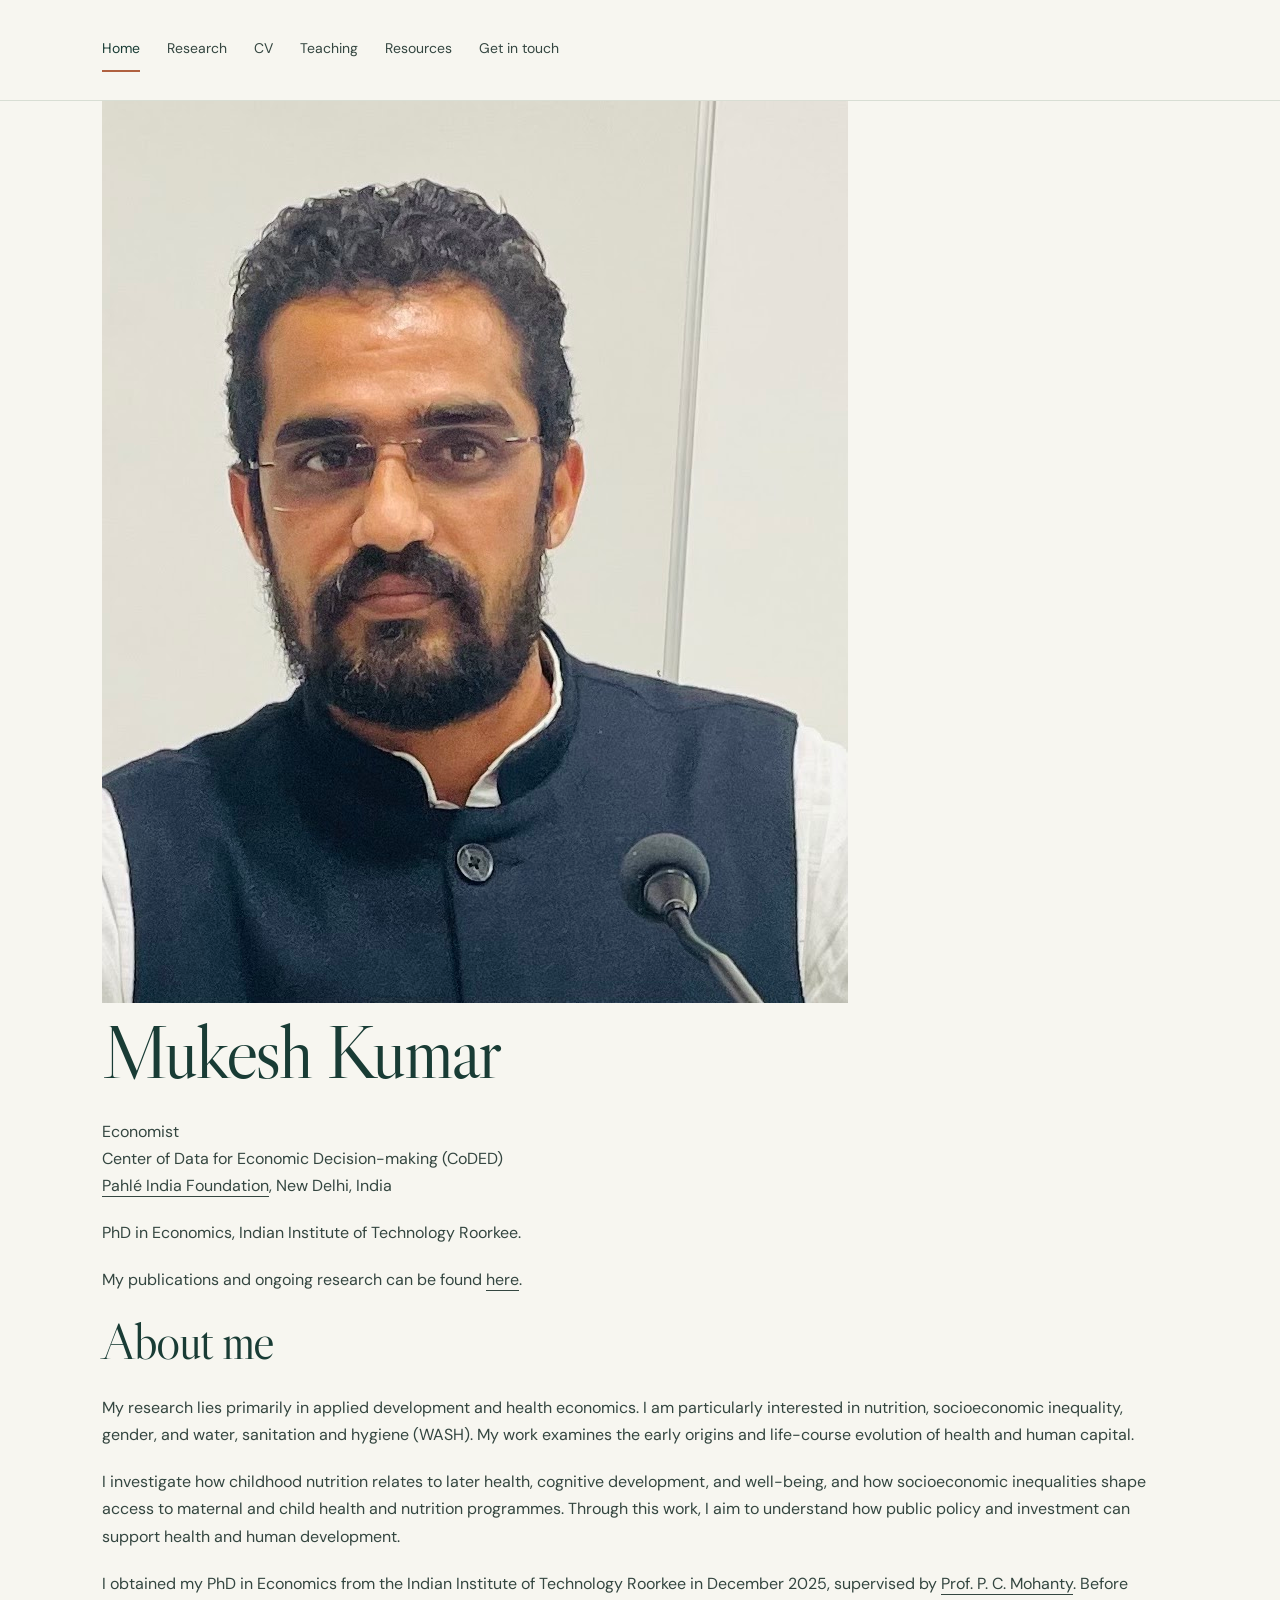
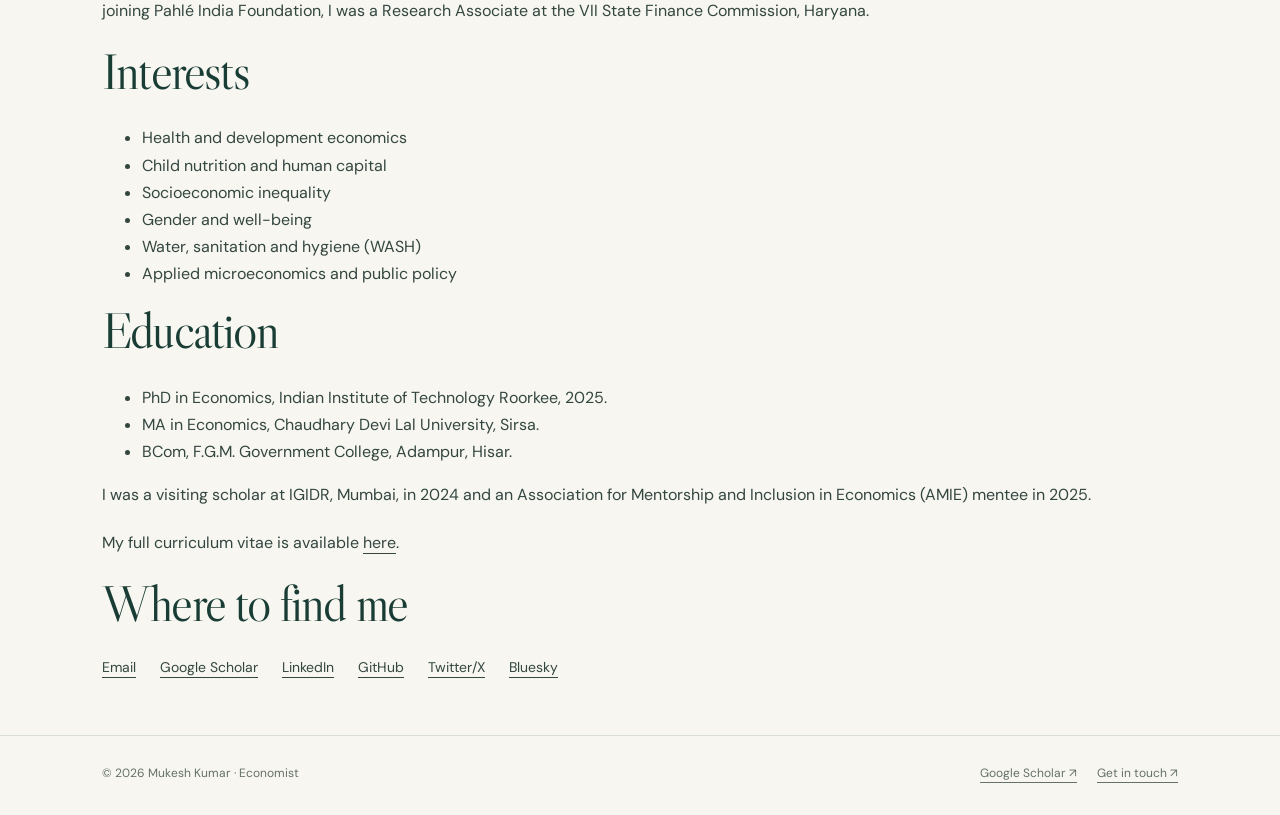
<file: index.html>
<!doctype html>
<html lang="en"><head><meta charset="utf-8"><meta name="viewport" content="width=device-width,initial-scale=1"><title>Health &amp; Development Economics | Mukesh Kumar</title><meta name="description" content="Dr Mukesh Kumar is an economist at Pahlé India Foundation, researching health, nutrition, human capital, and socioeconomic inequality."><meta name="theme-color" content="#fbf6f6"><link rel="icon" type="image/svg+xml" href="assets/favicon.svg"><link rel="stylesheet" href="assets/style.css?v=2"></head><body><a class="skip" href="#main">Skip to content</a><header><div class="wrap header-inner"><nav aria-label="Main navigation"><a href="index.html" aria-current="page">Home</a><a href="research.html">Research</a><a href="cv.html">CV</a><a href="teaching.html">Teaching</a><a href="https://sites.google.com/view/mukesh-punia/useful-resources">Resources</a><a href="contact.html">Get in touch</a></nav></div></header><main id="main" class="wrap"><section class="profile-intro"><img class="profile-photo" src="assets/portrait.jpg" alt="Dr Mukesh Kumar" width="746" height="902"><div><h1>Mukesh Kumar</h1><p>Economist<br>Center of Data for Economic Decision-making (CoDED)<br><a href="https://pahleindia.org/">Pahlé India Foundation</a>, New Delhi, India</p><p>PhD in Economics, Indian Institute of Technology Roorkee.</p><p>My publications and ongoing research can be found <a href="research.html">here</a>.</p></div></section>
<section class="home-section"><h2>About me</h2><p>My research lies primarily in applied development and health economics. I am particularly interested in nutrition, socioeconomic inequality, gender, and water, sanitation and hygiene (WASH). My work examines the early origins and life-course evolution of health and human capital.</p><p>I investigate how childhood nutrition relates to later health, cognitive development, and well-being, and how socioeconomic inequalities shape access to maternal and child health and nutrition programmes. Through this work, I aim to understand how public policy and investment can support health and human development.</p><p>I obtained my PhD in Economics from the Indian Institute of Technology Roorkee in December 2025, supervised by <a href="https://iitr.ac.in/~HS/Pratap_Chandra_Mohanty">Prof. P. C. Mohanty</a>. Before joining Pahlé India Foundation, I was a Research Associate at the VII State Finance Commission, Haryana.</p></section>
<section class="home-section"><h2>Interests</h2><ul><li>Health and development economics</li><li>Child nutrition and human capital</li><li>Socioeconomic inequality</li><li>Gender and well-being</li><li>Water, sanitation and hygiene (WASH)</li><li>Applied microeconomics and public policy</li></ul></section>
<section class="home-section"><h2>Education</h2><ul><li>PhD in Economics, Indian Institute of Technology Roorkee, 2025.</li><li>MA in Economics, Chaudhary Devi Lal University, Sirsa.</li><li>BCom, F.G.M. Government College, Adampur, Hisar.</li></ul><p>I was a visiting scholar at IGIDR, Mumbai, in 2024 and an Association for Mentorship and Inclusion in Economics (AMIE) mentee in 2025.</p><p>My full curriculum vitae is available <a href="cv.html">here</a>.</p></section>
<section class="home-section"><h2>Where to find me</h2><div class="socials"><a href="mailto:mb.cdlu@gmail.com">Email</a><a href="https://scholar.google.com/citations?user=EbogfrwAAAAJ">Google Scholar</a><a href="https://www.linkedin.com/in/mukeshpoonia/">LinkedIn</a><a href="https://github.com/mukesh-punia">GitHub</a><a href="https://x.com/mukeshpunia_">Twitter/X</a><a href="https://bsky.app/profile/mukeshbishnoi.bsky.social">Bluesky</a></div></section></main><footer><div class="wrap footer-inner"><p>© 2026 Mukesh Kumar · Economist</p><div class="footer-links"><a href="https://scholar.google.com/citations?user=EbogfrwAAAAJ">Google Scholar ↗</a><a href="contact.html">Get in touch ↗</a></div></div></footer></body></html>
</file>
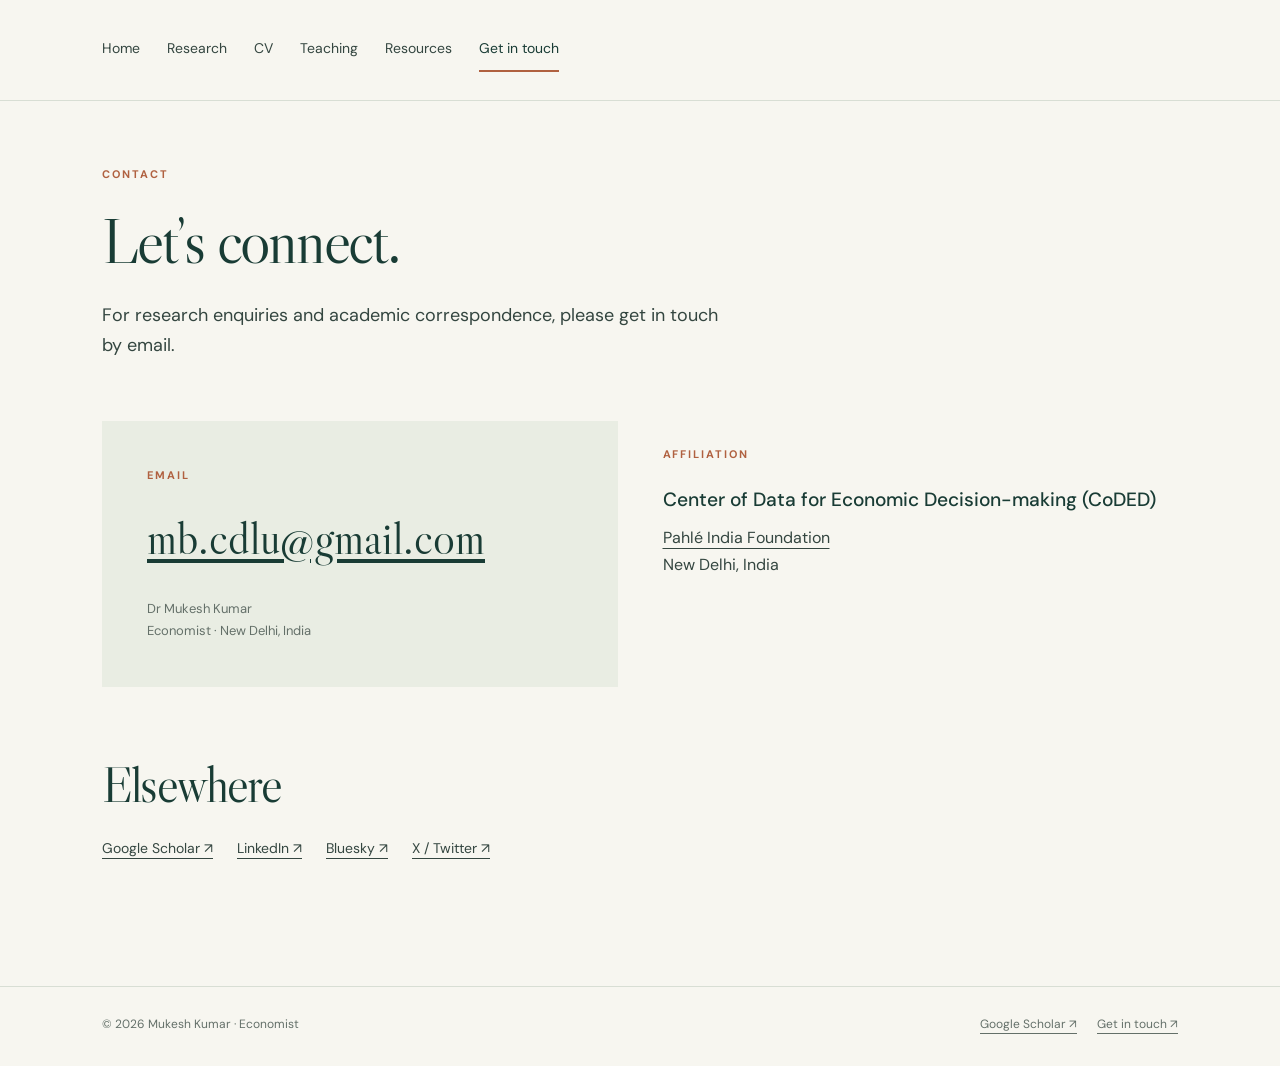
<file: contact.html>
<!doctype html>
<html lang="en"><head><meta charset="utf-8"><meta name="viewport" content="width=device-width,initial-scale=1"><title>Contact | Mukesh Kumar</title><meta name="description" content="Contact Mukesh Kumar for research enquiries and academic correspondence."><meta name="theme-color" content="#fbf6f6"><link rel="icon" type="image/svg+xml" href="assets/favicon.svg"><link rel="stylesheet" href="assets/style.css?v=2"></head><body><a class="skip" href="#main">Skip to content</a><header><div class="wrap header-inner"><nav aria-label="Main navigation"><a href="index.html">Home</a><a href="research.html">Research</a><a href="cv.html">CV</a><a href="teaching.html">Teaching</a><a href="https://sites.google.com/view/mukesh-punia/useful-resources">Resources</a><a href="contact.html" aria-current="page">Get in touch</a></nav></div></header><main id="main" class="wrap">
<div class="page-head"><p class="eyebrow">Contact</p><h1>Let’s connect.</h1><p class="lead">For research enquiries and academic correspondence, please get in touch by email.</p></div>
<div class="grid-two"><section class="contact-panel"><p class="eyebrow">Email</p><a class="contact-email" href="mailto:mb.cdlu@gmail.com">mb.cdlu@gmail.com</a><p class="note" style="margin-top:20px;margin-bottom:0">Dr Mukesh Kumar<br>Economist · New Delhi, India</p></section><section style="padding:24px 0"><p class="eyebrow">Affiliation</p><h3>Center of Data for Economic Decision-making (CoDED)</h3><p><a href="https://pahleindia.org/">Pahlé India Foundation</a><br>New Delhi, India</p></section></div>
<section class="section"><h2>Elsewhere</h2><div class="socials"><a href="https://scholar.google.com/citations?user=EbogfrwAAAAJ">Google Scholar ↗</a><a href="https://www.linkedin.com/in/mukeshpoonia/">LinkedIn ↗</a><a href="https://bsky.app/profile/mukeshbishnoi.bsky.social">Bluesky ↗</a><a href="https://x.com/mukeshpunia_">X / Twitter ↗</a></div></section></main><footer><div class="wrap footer-inner"><p>© 2026 Mukesh Kumar · Economist</p><div class="footer-links"><a href="https://scholar.google.com/citations?user=EbogfrwAAAAJ">Google Scholar ↗</a><a href="contact.html">Get in touch ↗</a></div></div></footer></body></html>
</file>
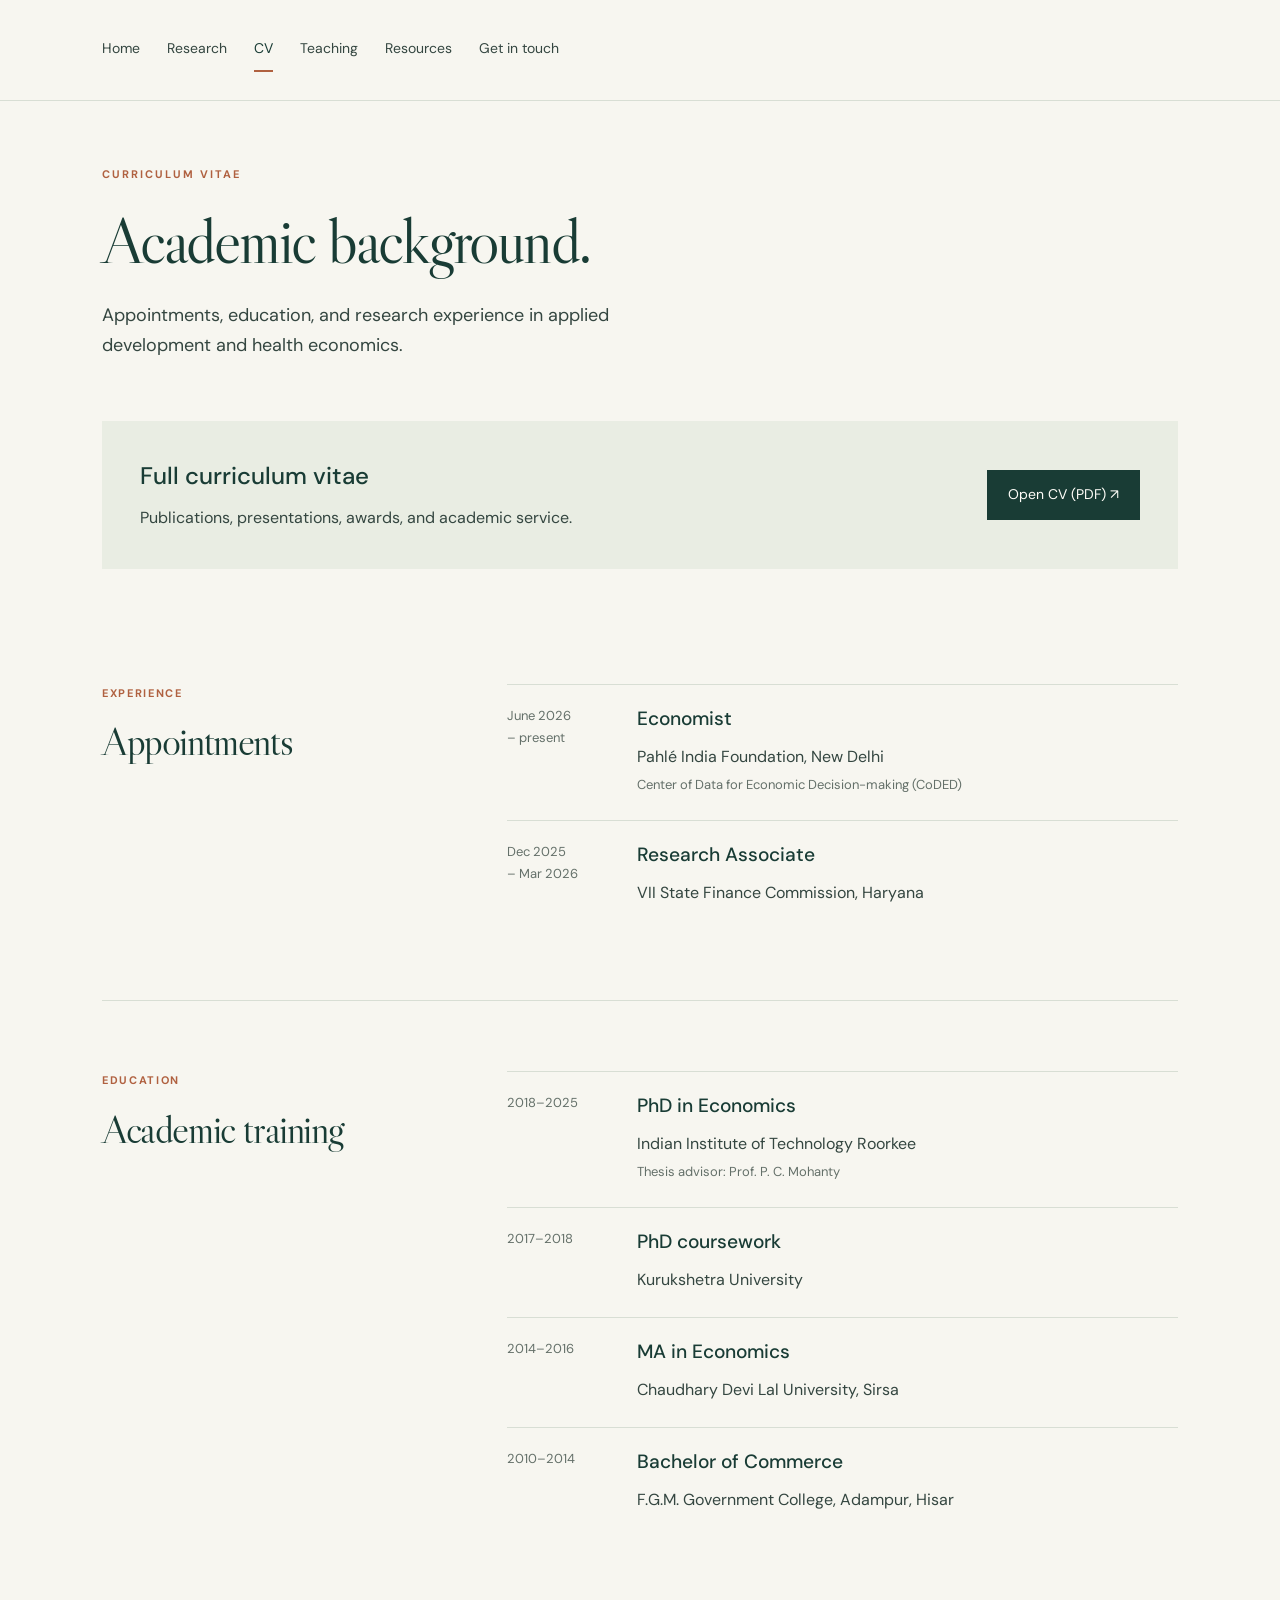
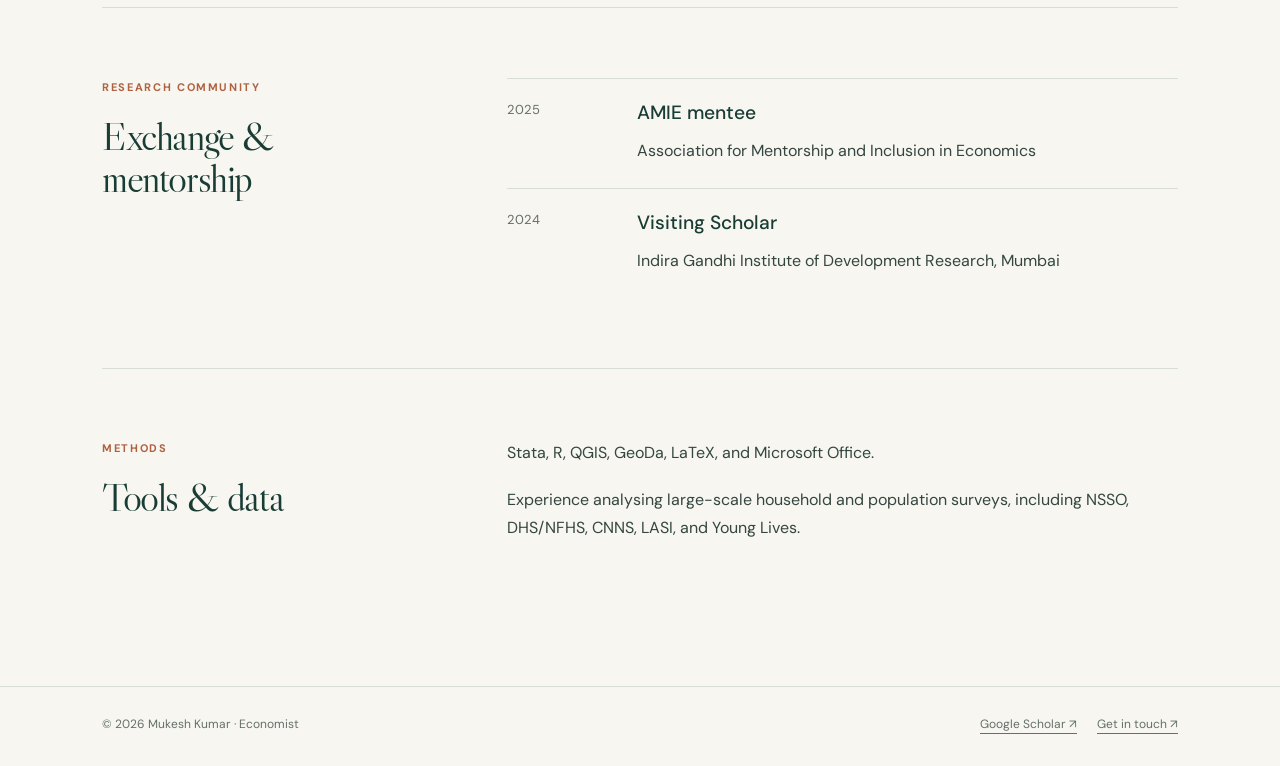
<file: cv.html>
<!doctype html>
<html lang="en"><head><meta charset="utf-8"><meta name="viewport" content="width=device-width,initial-scale=1"><title>Curriculum Vitae | Mukesh Kumar</title><meta name="description" content="Academic background, appointments, and curriculum vitae of Dr Mukesh Kumar."><meta name="theme-color" content="#fbf6f6"><link rel="icon" type="image/svg+xml" href="assets/favicon.svg"><link rel="stylesheet" href="assets/style.css?v=2"></head><body><a class="skip" href="#main">Skip to content</a><header><div class="wrap header-inner"><nav aria-label="Main navigation"><a href="index.html">Home</a><a href="research.html">Research</a><a href="cv.html" aria-current="page">CV</a><a href="teaching.html">Teaching</a><a href="https://sites.google.com/view/mukesh-punia/useful-resources">Resources</a><a href="contact.html">Get in touch</a></nav></div></header><main id="main" class="wrap">
<div class="page-head"><p class="eyebrow">Curriculum vitae</p><h1>Academic background.</h1><p class="lead">Appointments, education, and research experience in applied development and health economics.</p></div>
<div class="cv-link"><div><h3>Full curriculum vitae</h3><p>Publications, presentations, awards, and academic service.</p></div><a class="button" href="https://drive.google.com/file/d/1Ys0aPG4cTPHY_JS8u-lIjC4zX_5vKzHQ/view">Open CV (PDF) ↗</a></div>
<section class="split section"><div><p class="section-label">Experience</p><h2>Appointments</h2></div><div><div class="timeline"><time>June 2026<br>– present</time><div><h3>Economist</h3><p>Pahlé India Foundation, New Delhi</p><p class="note">Center of Data for Economic Decision-making (CoDED)</p></div></div><div class="timeline"><time>Dec 2025<br>– Mar 2026</time><div><h3>Research Associate</h3><p>VII State Finance Commission, Haryana</p></div></div></div></section>
<section class="split section border-top"><div><p class="section-label">Education</p><h2>Academic training</h2></div><div><div class="timeline"><time>2018–2025</time><div><h3>PhD in Economics</h3><p>Indian Institute of Technology Roorkee</p><p class="note">Thesis advisor: Prof. P. C. Mohanty</p></div></div><div class="timeline"><time>2017–2018</time><div><h3>PhD coursework</h3><p>Kurukshetra University</p></div></div><div class="timeline"><time>2014–2016</time><div><h3>MA in Economics</h3><p>Chaudhary Devi Lal University, Sirsa</p></div></div><div class="timeline"><time>2010–2014</time><div><h3>Bachelor of Commerce</h3><p>F.G.M. Government College, Adampur, Hisar</p></div></div></div></section>
<section class="split section border-top"><div><p class="section-label">Research community</p><h2>Exchange &<br>mentorship</h2></div><div><div class="timeline"><time>2025</time><div><h3>AMIE mentee</h3><p>Association for Mentorship and Inclusion in Economics</p></div></div><div class="timeline"><time>2024</time><div><h3>Visiting Scholar</h3><p>Indira Gandhi Institute of Development Research, Mumbai</p></div></div></div></section>
<section class="split section border-top"><div><p class="section-label">Methods</p><h2>Tools & data</h2></div><div><p>Stata, R, QGIS, GeoDa, LaTeX, and Microsoft Office.</p><p>Experience analysing large-scale household and population surveys, including NSSO, DHS/NFHS, CNNS, LASI, and Young Lives.</p></div></section></main><footer><div class="wrap footer-inner"><p>© 2026 Mukesh Kumar · Economist</p><div class="footer-links"><a href="https://scholar.google.com/citations?user=EbogfrwAAAAJ">Google Scholar ↗</a><a href="contact.html">Get in touch ↗</a></div></div></footer></body></html>
</file>
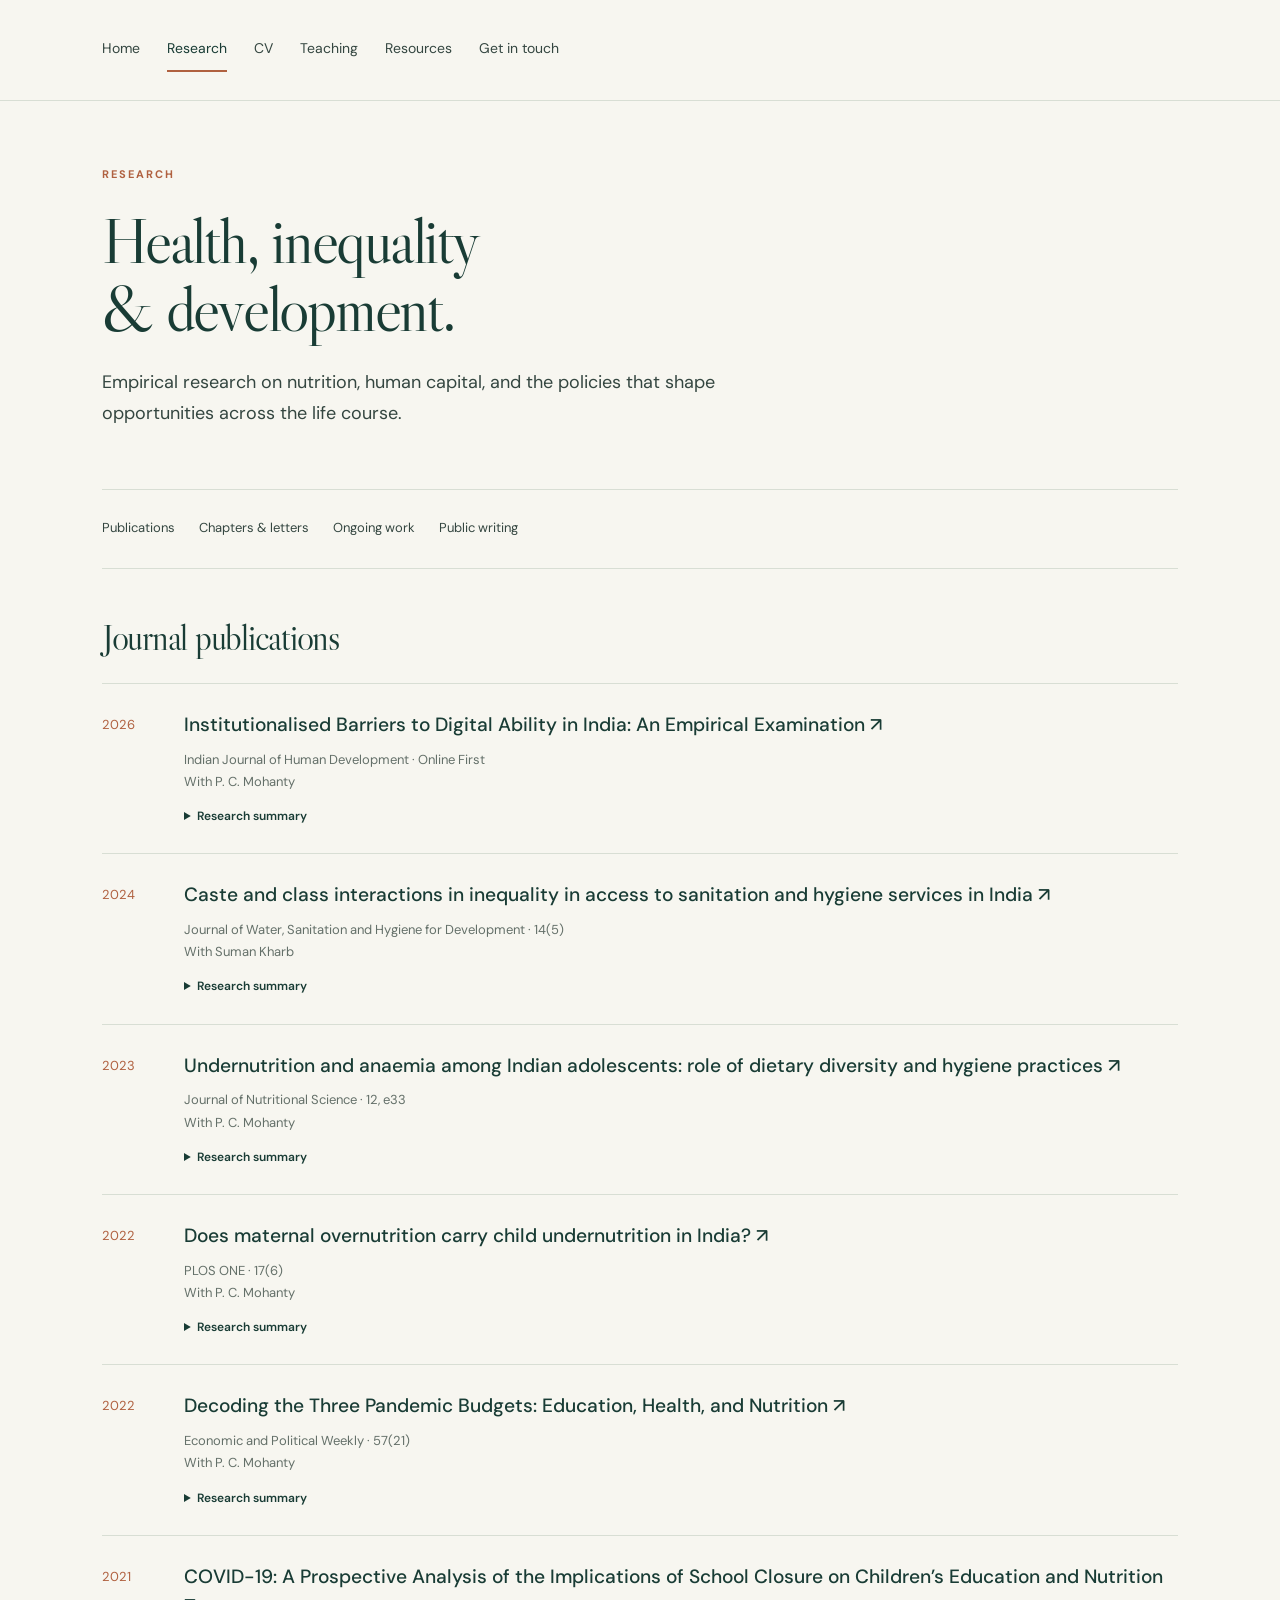
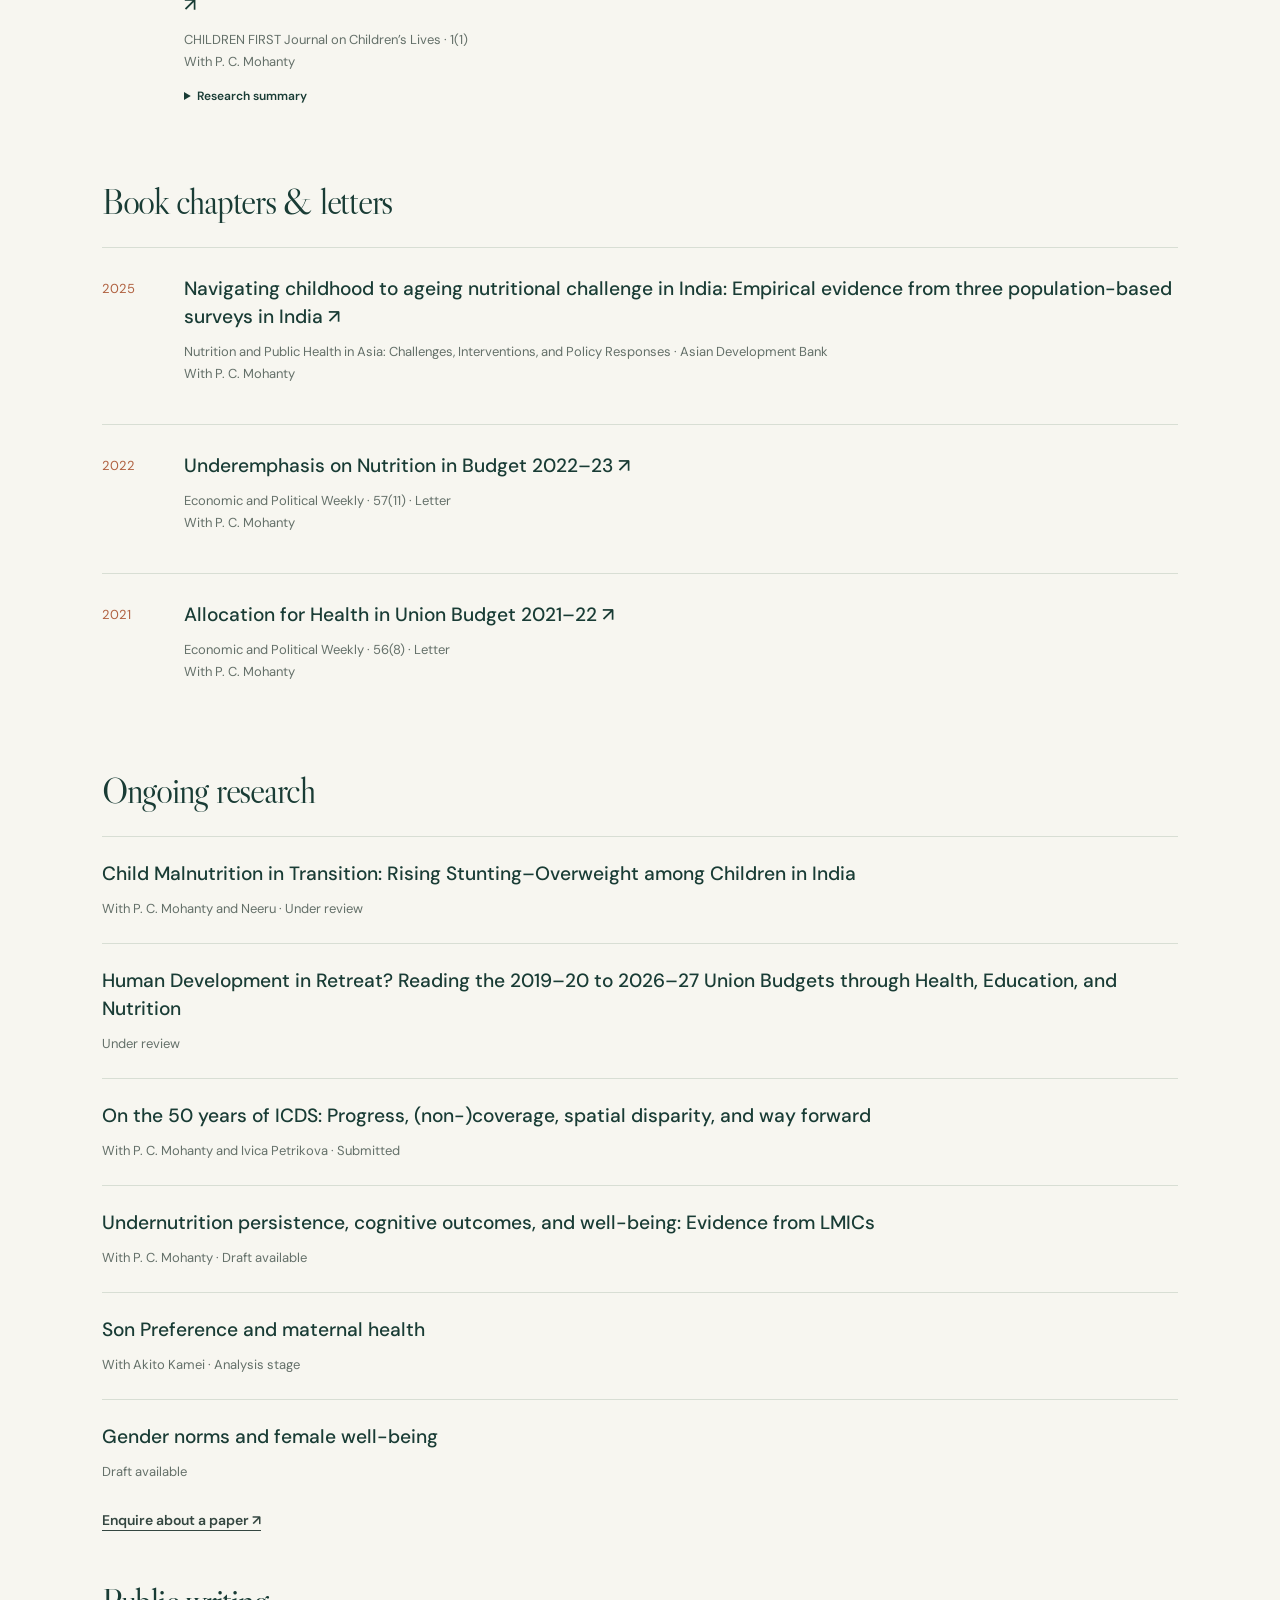
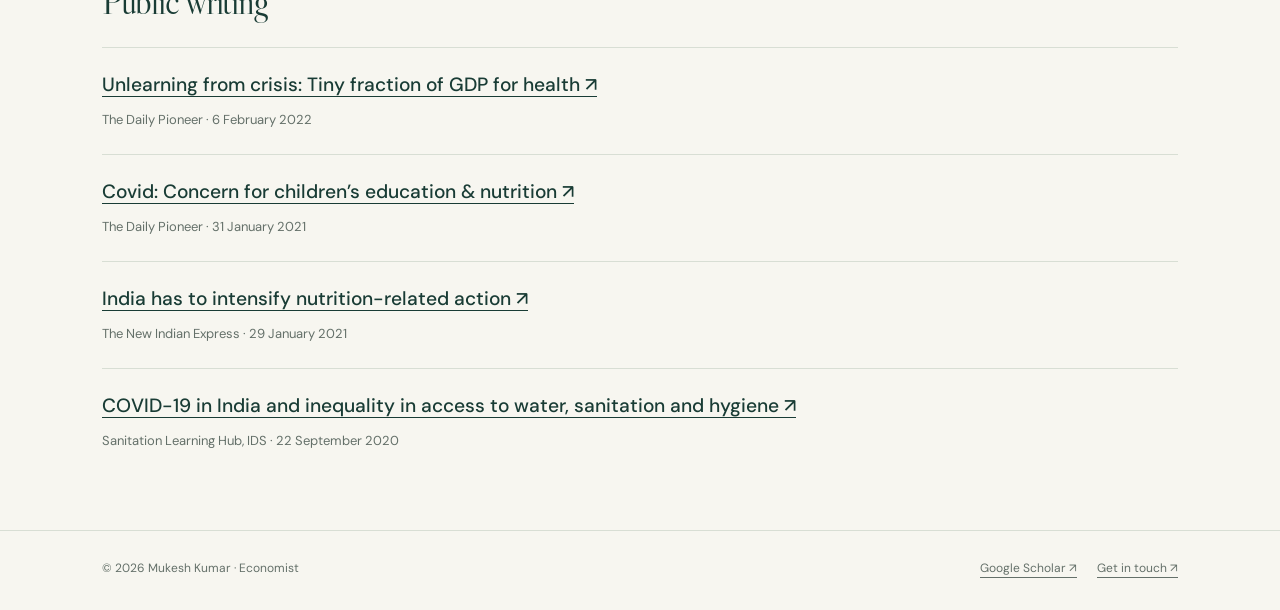
<file: research.html>
<!doctype html>
<html lang="en"><head><meta charset="utf-8"><meta name="viewport" content="width=device-width,initial-scale=1"><title>Research | Mukesh Kumar</title><meta name="description" content="Publications and ongoing research by Mukesh Kumar in health economics, nutrition, inequality, and development."><meta name="theme-color" content="#fbf6f6"><link rel="icon" type="image/svg+xml" href="assets/favicon.svg"><link rel="stylesheet" href="assets/style.css?v=2"></head><body><a class="skip" href="#main">Skip to content</a><header><div class="wrap header-inner"><nav aria-label="Main navigation"><a href="index.html">Home</a><a href="research.html" aria-current="page">Research</a><a href="cv.html">CV</a><a href="teaching.html">Teaching</a><a href="https://sites.google.com/view/mukesh-punia/useful-resources">Resources</a><a href="contact.html">Get in touch</a></nav></div></header><main id="main" class="wrap">
<div class="page-head"><p class="eyebrow">Research</p><h1>Health, inequality<br>& development.</h1><p class="lead">Empirical research on nutrition, human capital, and the policies that shape opportunities across the life course.</p></div><nav class="subnav" aria-label="Research sections"><a href="#publications">Publications</a><a href="#chapters">Chapters & letters</a><a href="#ongoing">Ongoing work</a><a href="#writing">Public writing</a></nav>
<section id="publications" class="research-section"><h2>Journal publications</h2><article class="paper"><div class="year">2026</div><div><h3><a href="https://doi.org/10.1177/09737030261459611">Institutionalised Barriers to Digital Ability in India: An Empirical Examination <span aria-hidden="true">↗</span></a></h3><p class="meta">Indian Journal of Human Development · Online First<br>With P. C. Mohanty</p><details><summary>Research summary</summary><p>Using nationally representative household survey data, this study examines how socioeconomic and institutional factors shape digital ability in India. It finds that school type and language of instruction are important barriers, with implications for more inclusive digital education.</p></details></div></article><article class="paper"><div class="year">2024</div><div><h3><a href="https://doi.org/10.2166/washdev.2024.020">Caste and class interactions in inequality in access to sanitation and hygiene services in India <span aria-hidden="true">↗</span></a></h3><p class="meta">Journal of Water, Sanitation and Hygiene for Development · 14(5)<br>With Suman Kharb</p><details><summary>Research summary</summary><p>This study examines how caste and class intersect in access to sanitation and hygiene services. Nationally representative household data reveal substantial disparities, highlighting the need for policies that address social and economic disadvantage together.</p></details></div></article><article class="paper"><div class="year">2023</div><div><h3><a href="https://www.cambridge.org/core/journals/journal-of-nutritional-science/article/undernutrition-and-anaemia-among-indian-adolescents-role-of-dietary-diversity-and-hygiene-practices/B2F1D50CA444314B1232930CCE331B0E">Undernutrition and anaemia among Indian adolescents: role of dietary diversity and hygiene practices <span aria-hidden="true">↗</span></a></h3><p class="meta">Journal of Nutritional Science · 12, e33<br>With P. C. Mohanty</p><details><summary>Research summary</summary><p>Drawing on the Comprehensive National Nutrition Survey, this paper investigates undernutrition and anaemia among adolescents in India. Dietary diversity, hygienic practices, and household socioeconomic conditions emerge as important factors in adolescent nutritional outcomes.</p></details></div></article><article class="paper"><div class="year">2022</div><div><h3><a href="https://journals.plos.org/plosone/article?id=10.1371/journal.pone.0265788">Does maternal overnutrition carry child undernutrition in India? <span aria-hidden="true">↗</span></a></h3><p class="meta">PLOS ONE · 17(6)<br>With P. C. Mohanty</p><details><summary>Research summary</summary><p>Using National Family Health Survey data, this paper studies the coexistence of maternal overweight or obesity and child undernutrition. It examines the household and individual factors associated with this double burden of malnutrition and discusses implications for nutrition policy.</p></details></div></article><article class="paper"><div class="year">2022</div><div><h3><a href="https://www.epw.in/journal/2022/21/commentary/decoding-three-pandemic-budgets.html">Decoding the Three Pandemic Budgets: Education, Health, and Nutrition <span aria-hidden="true">↗</span></a></h3><p class="meta">Economic and Political Weekly · 57(21)<br>With P. C. Mohanty</p><details><summary>Research summary</summary><p>An examination of social-sector priorities across three pandemic budgets, focusing on education, health, and nutrition. The commentary argues for greater attention to human development in public expenditure.</p></details></div></article><article class="paper"><div class="year">2021</div><div><h3><a href="https://dcpcr.delhi.gov.in/dcpcr/dcpcr-journal-first-issue">COVID-19: A Prospective Analysis of the Implications of School Closure on Children’s Education and Nutrition <span aria-hidden="true">↗</span></a></h3><p class="meta">CHILDREN FIRST Journal on Children’s Lives · 1(1)<br>With P. C. Mohanty</p><details><summary>Research summary</summary><p>This paper considers how school closures and the shift to online education may widen educational and nutritional inequality. It examines digital access alongside children’s reliance on school meals and nutrition programmes.</p></details></div></article></section>
<section id="chapters" class="research-section"><h2>Book chapters & letters</h2><article class="paper"><div class="year">2025</div><div><h3><a href="https://www.adb.org/sites/default/files/publication/1060961/nutrition-and-public-health-asia-challenges-interventions-and-policy-responses.pdf#page=283">Navigating childhood to ageing nutritional challenge in India: Empirical evidence from three population-based surveys in India <span aria-hidden="true">↗</span></a></h3><p class="meta">Nutrition and Public Health in Asia: Challenges, Interventions, and Policy Responses · Asian Development Bank<br>With P. C. Mohanty</p></div></article><article class="paper"><div class="year">2022</div><div><h3><a href="https://www.epw.in/journal/2022/11/letters/underemphasis-nutrition-budget-2022%E2%80%9323.html">Underemphasis on Nutrition in Budget 2022–23 <span aria-hidden="true">↗</span></a></h3><p class="meta">Economic and Political Weekly · 57(11) · Letter<br>With P. C. Mohanty</p></div></article><article class="paper"><div class="year">2021</div><div><h3><a href="https://www.epw.in/journal/2021/8/letters/allocations-health-union-budget-2021%E2%80%9322.html">Allocation for Health in Union Budget 2021–22 <span aria-hidden="true">↗</span></a></h3><p class="meta">Economic and Political Weekly · 56(8) · Letter<br>With P. C. Mohanty</p></div></article></section>
<section id="ongoing" class="research-section"><h2>Ongoing research</h2><ul class="work-list">
<li><h3>Child Malnutrition in Transition: Rising Stunting–Overweight among Children in India</h3><p class="meta">With P. C. Mohanty and Neeru · Under review</p></li>
<li><h3>Human Development in Retreat? Reading the 2019–20 to 2026–27 Union Budgets through Health, Education, and Nutrition</h3><p class="meta">Under review</p></li>
<li><h3>On the 50 years of ICDS: Progress, (non-)coverage, spatial disparity, and way forward</h3><p class="meta">With P. C. Mohanty and Ivica Petrikova · Submitted</p></li>
<li><h3>Undernutrition persistence, cognitive outcomes, and well-being: Evidence from LMICs</h3><p class="meta">With P. C. Mohanty · Draft available</p></li>
<li><h3>Son Preference and maternal health</h3><p class="meta">With Akito Kamei · Analysis stage</p></li>
<li><h3>Gender norms and female well-being</h3><p class="meta">Draft available</p></li></ul><a class="text-link" href="mailto:mb.cdlu@gmail.com?subject=Research%20enquiry">Enquire about a paper ↗</a></section>
<section id="writing" class="research-section"><h2>Public writing</h2><ul class="work-list">
<li><h3><a href="https://www.dailypioneer.com/2022/sunday-edition/unlearning-from-crisis--tiny-fraction-of-gdp-for-health.html">Unlearning from crisis: Tiny fraction of GDP for health ↗</a></h3><p class="meta">The Daily Pioneer · 6 February 2022</p></li>
<li><h3><a href="https://www.dailypioneer.com/2021/sunday-edition/covid--concern-for-children---s-education---nutrition.html">Covid: Concern for children’s education & nutrition ↗</a></h3><p class="meta">The Daily Pioneer · 31 January 2021</p></li>
<li><h3><a href="https://www.newindianexpress.com/opinions/2021/jan/29/india-has-to-intensify-nutrition-related-action-2256449.html">India has to intensify nutrition-related action ↗</a></h3><p class="meta">The New Indian Express · 29 January 2021</p></li>
<li><h3><a href="https://sanitationlearninghub.org/2020/09/22/covid-19-in-india-and-inequality-in-access-to-water-sanitation-and-hygiene/">COVID-19 in India and inequality in access to water, sanitation and hygiene ↗</a></h3><p class="meta">Sanitation Learning Hub, IDS · 22 September 2020</p></li></ul></section></main><footer><div class="wrap footer-inner"><p>© 2026 Mukesh Kumar · Economist</p><div class="footer-links"><a href="https://scholar.google.com/citations?user=EbogfrwAAAAJ">Google Scholar ↗</a><a href="contact.html">Get in touch ↗</a></div></div></footer></body></html>
</file>
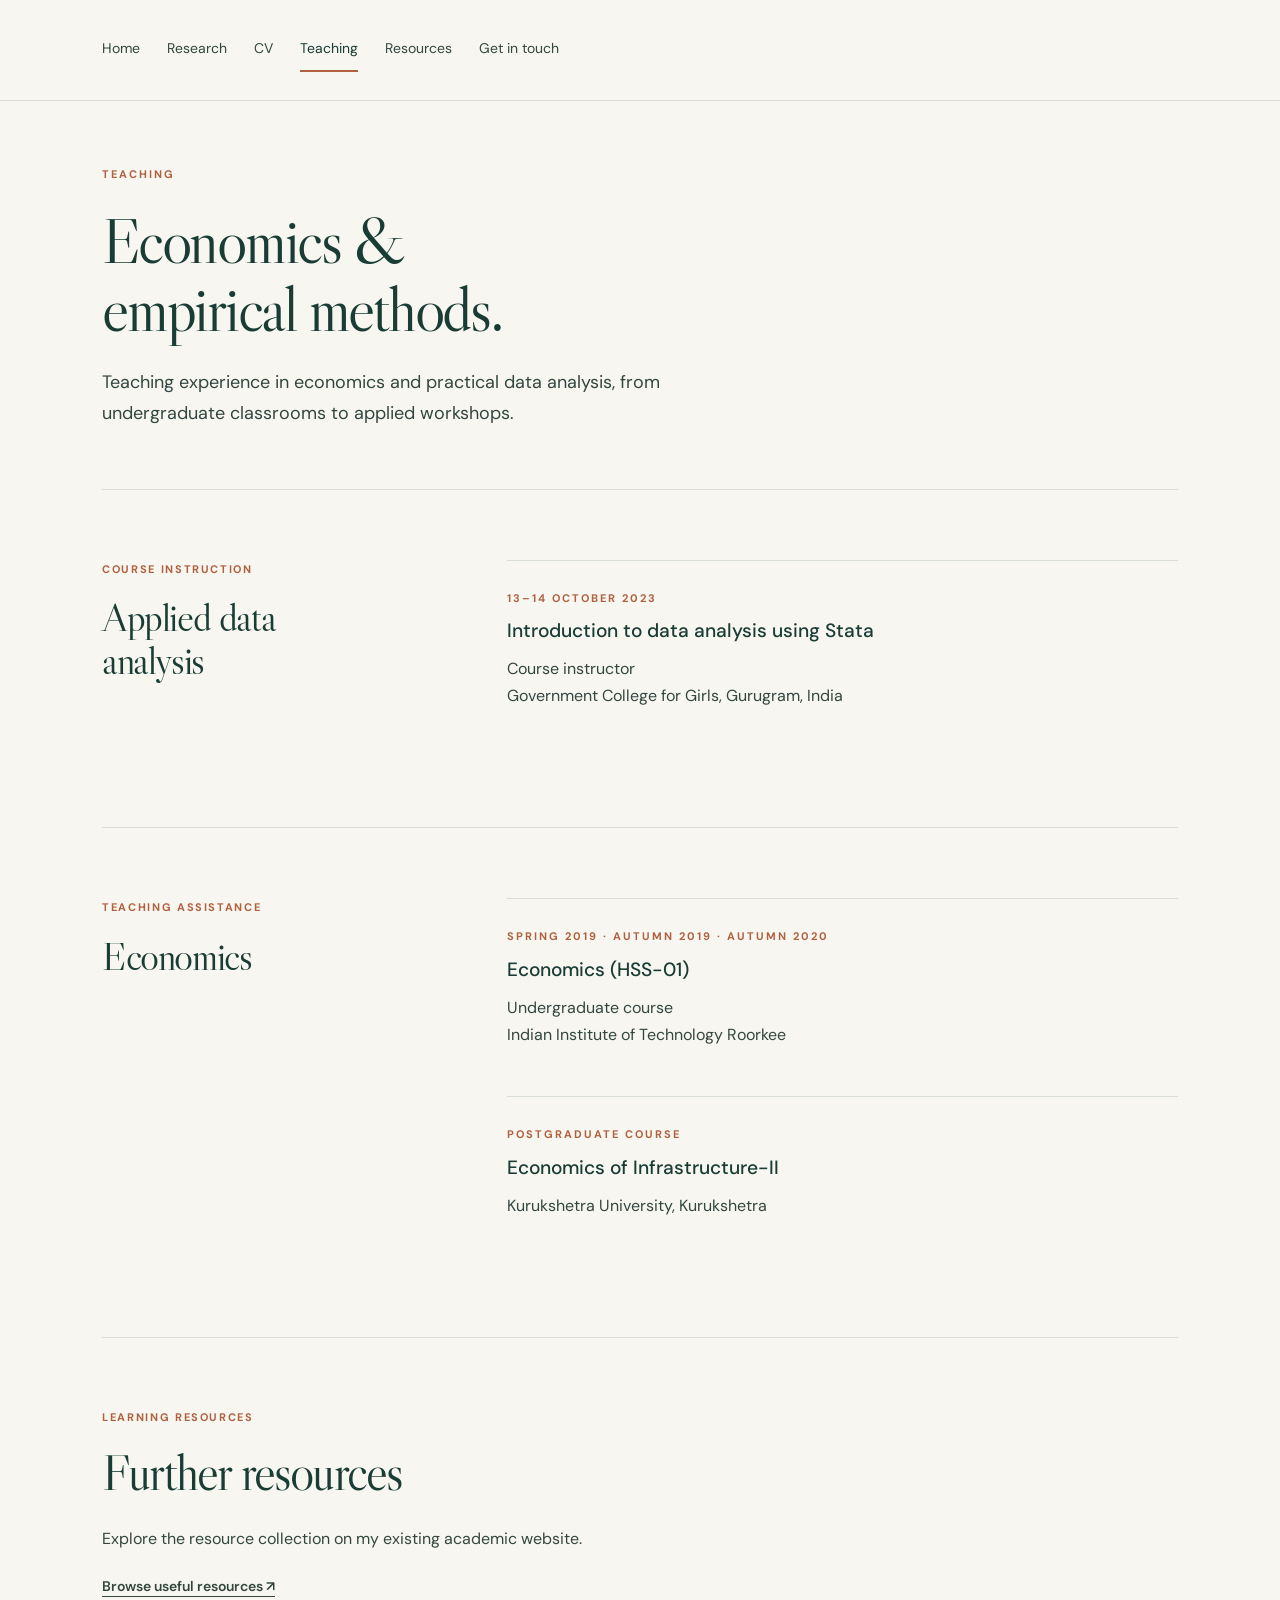
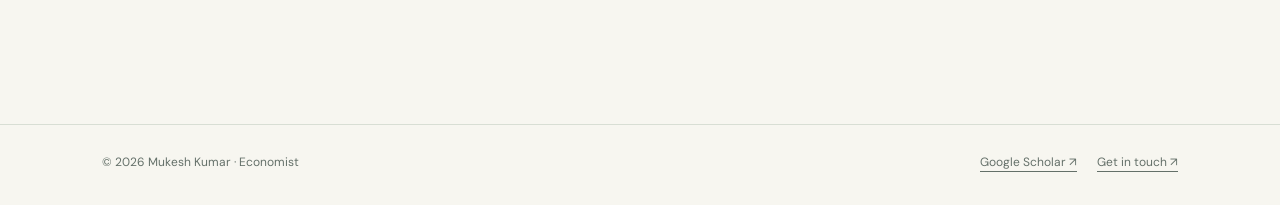
<file: teaching.html>
<!doctype html>
<html lang="en"><head><meta charset="utf-8"><meta name="viewport" content="width=device-width,initial-scale=1"><title>Teaching | Mukesh Kumar</title><meta name="description" content="Teaching and course instruction by Mukesh Kumar, including economics and data analysis using Stata."><meta name="theme-color" content="#fbf6f6"><link rel="icon" type="image/svg+xml" href="assets/favicon.svg"><link rel="stylesheet" href="assets/style.css?v=2"></head><body><a class="skip" href="#main">Skip to content</a><header><div class="wrap header-inner"><nav aria-label="Main navigation"><a href="index.html">Home</a><a href="research.html">Research</a><a href="cv.html">CV</a><a href="teaching.html" aria-current="page">Teaching</a><a href="https://sites.google.com/view/mukesh-punia/useful-resources">Resources</a><a href="contact.html">Get in touch</a></nav></div></header><main id="main" class="wrap">
<div class="page-head"><p class="eyebrow">Teaching</p><h1>Economics &<br>empirical methods.</h1><p class="lead">Teaching experience in economics and practical data analysis, from undergraduate classrooms to applied workshops.</p></div>
<section class="split section border-top"><div><p class="section-label">Course instruction</p><h2>Applied data<br>analysis</h2></div><div class="teaching-item"><p class="eyebrow">13–14 October 2023</p><h3>Introduction to data analysis using Stata</h3><p>Course instructor<br>Government College for Girls, Gurugram, India</p></div></section>
<section class="split section border-top"><div><p class="section-label">Teaching assistance</p><h2>Economics</h2></div><div><article class="teaching-item"><p class="eyebrow">Spring 2019 · Autumn 2019 · Autumn 2020</p><h3>Economics (HSS-01)</h3><p>Undergraduate course<br>Indian Institute of Technology Roorkee</p></article><article class="teaching-item"><p class="eyebrow">Postgraduate course</p><h3>Economics of Infrastructure-II</h3><p>Kurukshetra University, Kurukshetra</p></article></div></section>
<section class="section border-top"><div class="section-head"><div><p class="section-label">Learning resources</p><h2>Further resources</h2></div></div><p>Explore the resource collection on my existing academic website.</p><a class="text-link" href="https://sites.google.com/view/mukesh-punia/useful-resources">Browse useful resources ↗</a></section></main><footer><div class="wrap footer-inner"><p>© 2026 Mukesh Kumar · Economist</p><div class="footer-links"><a href="https://scholar.google.com/citations?user=EbogfrwAAAAJ">Google Scholar ↗</a><a href="contact.html">Get in touch ↗</a></div></div></footer></body></html>
</file>
<file: assets/style.css>
@import url('https://fonts.googleapis.com/css2?family=DM+Sans:wght@400;500;600;700&family=Libre+Caslon+Display&display=swap');
:root{--paper:#f7f6f0;--ink:#193c35;--text:#344640;--muted:#647069;--line:#d8ded4;--accent:#b06140;--white:#fffef9}*{box-sizing:border-box}html{scroll-behavior:smooth}body{margin:0;background:var(--paper);color:var(--text);font-family:'DM Sans',Arial,sans-serif;font-size:16px;line-height:1.7}a{color:inherit;text-underline-offset:5px}a:hover{color:var(--accent)}a:focus-visible,summary:focus-visible{outline:3px solid var(--accent);outline-offset:5px}h1,h2,h3,p{margin-top:0}h1,h2,h3{color:var(--ink)}h1,h2{font-family:'Libre Caslon Display',Georgia,serif;font-weight:400;line-height:1.06;letter-spacing:-.035em}h1{font-size:clamp(3.4rem,6vw,5.5rem);margin-bottom:25px}h2{font-size:clamp(2.3rem,4vw,3.6rem);margin-bottom:26px}h3{font-size:1.2rem;line-height:1.45;font-weight:500;margin-bottom:10px}p{margin-bottom:20px}.wrap{max-width:1160px;margin:auto;padding:0 42px}.skip{position:fixed;top:-100px;left:16px;z-index:10;padding:8px 16px;background:white}.skip:focus{top:12px}header{border-bottom:1px solid var(--line)}.header-inner{display:flex;align-items:center;justify-content:space-between;gap:28px;min-height:100px}.brand{display:flex;align-items:center;gap:13px;text-decoration:none;color:var(--ink);font-weight:600;white-space:nowrap}.monogram{border:1px solid var(--ink);width:38px;height:38px;display:grid;place-items:center;font:19px Georgia,serif;letter-spacing:-2px;padding-right:2px}nav{display:flex;gap:27px;align-items:center;font-size:14px}nav a{text-decoration:none;padding:9px 0;border-bottom:2px solid transparent}nav a[aria-current=page]{border-color:var(--accent);color:var(--ink)}.hero{display:grid;grid-template-columns:1.5fr 1fr;gap:90px;align-items:center;padding-top:76px;padding-bottom:76px}.eyebrow{color:var(--accent);font-size:11px;font-weight:700;letter-spacing:.18em;text-transform:uppercase;margin-bottom:23px}.hero h1 span{display:block;font-size:.5em;letter-spacing:-.02em;margin-top:15px}.lead{font-size:19px;line-height:1.7;max-width:620px}.affiliation{font-size:14px;max-width:480px;color:var(--muted)}.actions{display:flex;gap:24px;align-items:center;flex-wrap:wrap;margin-top:30px}.button{background:var(--ink);color:var(--white);padding:13px 21px;text-decoration:none;display:inline-block;font-size:14px}.button:hover{background:#2b5046;color:white}.text-link{font-size:14px;font-weight:600}.portrait{margin:0;position:relative;padding:0 17px 17px 0}.portrait:after{content:'';position:absolute;right:0;bottom:0;width:90%;height:88%;border:1px solid #b9c5b7;z-index:-1}.portrait img{display:block;width:100%;max-height:405px;object-fit:cover;object-position:center 30%;filter:saturate(.75)}.portrait figcaption{font-size:11px;letter-spacing:.13em;text-transform:uppercase;margin-top:18px;color:var(--muted)}.topics{border-top:1px solid var(--line);border-bottom:1px solid var(--line);display:flex;gap:25px;justify-content:space-between;padding-top:21px;padding-bottom:21px;font-size:12px;color:var(--muted)}.section{padding-top:70px;padding-bottom:70px}.split{display:grid;grid-template-columns:1fr 2fr;gap:70px}.split h2{font-size:40px}.section-label{font-size:11px;letter-spacing:.15em;text-transform:uppercase;color:var(--accent);font-weight:700;margin-bottom:18px}.section-head{display:flex;align-items:baseline;justify-content:space-between;gap:24px}.border-top{border-top:1px solid var(--line)}.paper{padding:27px 0;border-top:1px solid var(--line);display:grid;grid-template-columns:62px 1fr;gap:20px}.year{color:var(--accent);font-size:13px;padding-top:3px}.paper h3 a{text-decoration:none}.paper h3 a:hover{text-decoration:underline}.meta{font-size:13px;color:var(--muted);margin-bottom:12px}.paper-links{display:flex;gap:20px;font-size:12px;font-weight:600}.page-head{padding:64px 0 40px;max-width:790px}.page-head h1{font-size:64px}.page-head .lead{font-size:18px}.subnav{display:flex;gap:24px;flex-wrap:wrap;font-size:13px;padding:18px 0;border-top:1px solid var(--line);border-bottom:1px solid var(--line)}.subnav a{text-decoration:none}details{font-size:14px;margin-top:13px;max-width:790px}summary{cursor:pointer;color:var(--ink);font-size:12px;font-weight:600;width:max-content}details p{padding:17px 20px;background:#eeefe7;margin:12px 0 0}.research-section{padding-top:50px;scroll-margin-top:20px}.research-section h2{font-size:36px}.work-list{list-style:none;padding:0;margin:0}.work-list li{padding:23px 0;border-top:1px solid var(--line)}.work-list li p:last-child{margin-bottom:0}.grid-two{display:grid;grid-template-columns:1fr 1fr;gap:45px}.teaching-item{padding:28px 0;border-top:1px solid var(--line)}.teaching-item .eyebrow{margin-bottom:10px}.cv-link{background:#e9ede3;padding:38px;margin-bottom:45px;display:flex;justify-content:space-between;align-items:center;gap:25px}.cv-link h3{font-size:24px}.cv-link p{margin-bottom:0}.timeline{padding:20px 0;border-top:1px solid var(--line);display:grid;grid-template-columns:110px 1fr;gap:20px}.timeline p{margin-bottom:4px}.timeline time{font-size:13px;color:var(--muted)}.contact-email{font-family:'Libre Caslon Display',Georgia,serif;font-size:clamp(27px,4vw,46px);color:var(--ink);overflow-wrap:anywhere}.contact-panel{padding:45px;background:#e9ede3}.contact-panel .eyebrow{margin-bottom:15px}.socials{display:flex;gap:24px;flex-wrap:wrap;font-size:14px;margin-top:22px}.note{font-size:13px;color:var(--muted)}footer{margin-top:55px;border-top:1px solid var(--line);padding:27px 0 32px}.footer-inner{display:flex;justify-content:space-between;gap:24px;font-size:12px;color:var(--muted)}.footer-inner p{margin:0}.footer-links{display:flex;gap:20px}.arrow{display:inline-block;margin-left:5px}::selection{background:#d8e1cf} @media(max-width:850px){.wrap{padding:0 26px}.header-inner{flex-wrap:wrap;padding-top:20px;padding-bottom:13px;gap:12px;min-height:auto}nav{gap:22px;flex-wrap:wrap}.hero{gap:40px;padding-top:50px;padding-bottom:50px}.hero h1{font-size:64px}.topics{gap:15px;flex-wrap:wrap;justify-content:flex-start}.split{gap:30px;grid-template-columns:1fr 1.6fr}}@media(max-width:600px){.wrap{padding:0 22px}.brand{font-size:16px}nav{gap:20px;font-size:12px;width:100%;justify-content:space-between}.hero{grid-template-columns:1fr;gap:38px}.hero h1{font-size:62px}.hero .lead{font-size:17px}.portrait{max-width:290px}.portrait img{max-height:320px}.split,.grid-two{grid-template-columns:1fr;gap:15px}.section{padding-top:45px;padding-bottom:45px}.topics{font-size:11px;gap:10px 20px;padding-top:18px;padding-bottom:18px}.section-head{align-items:flex-start}.section-head h2{font-size:35px}.section-head .text-link{max-width:90px;font-size:12px}.paper{grid-template-columns:40px 1fr;gap:10px}.paper h3{font-size:17px}.page-head{padding-top:42px}.page-head h1{font-size:52px}.cv-link{padding:26px;display:block}.cv-link .button{margin-top:20px}.timeline{grid-template-columns:80px 1fr;gap:14px}.contact-panel{padding:26px}.footer-inner{flex-direction:column;gap:12px}.subnav{gap:14px 22px}.lead{font-size:17px}}@media(prefers-reduced-motion:reduce){html{scroll-behavior:auto}}
</file>
